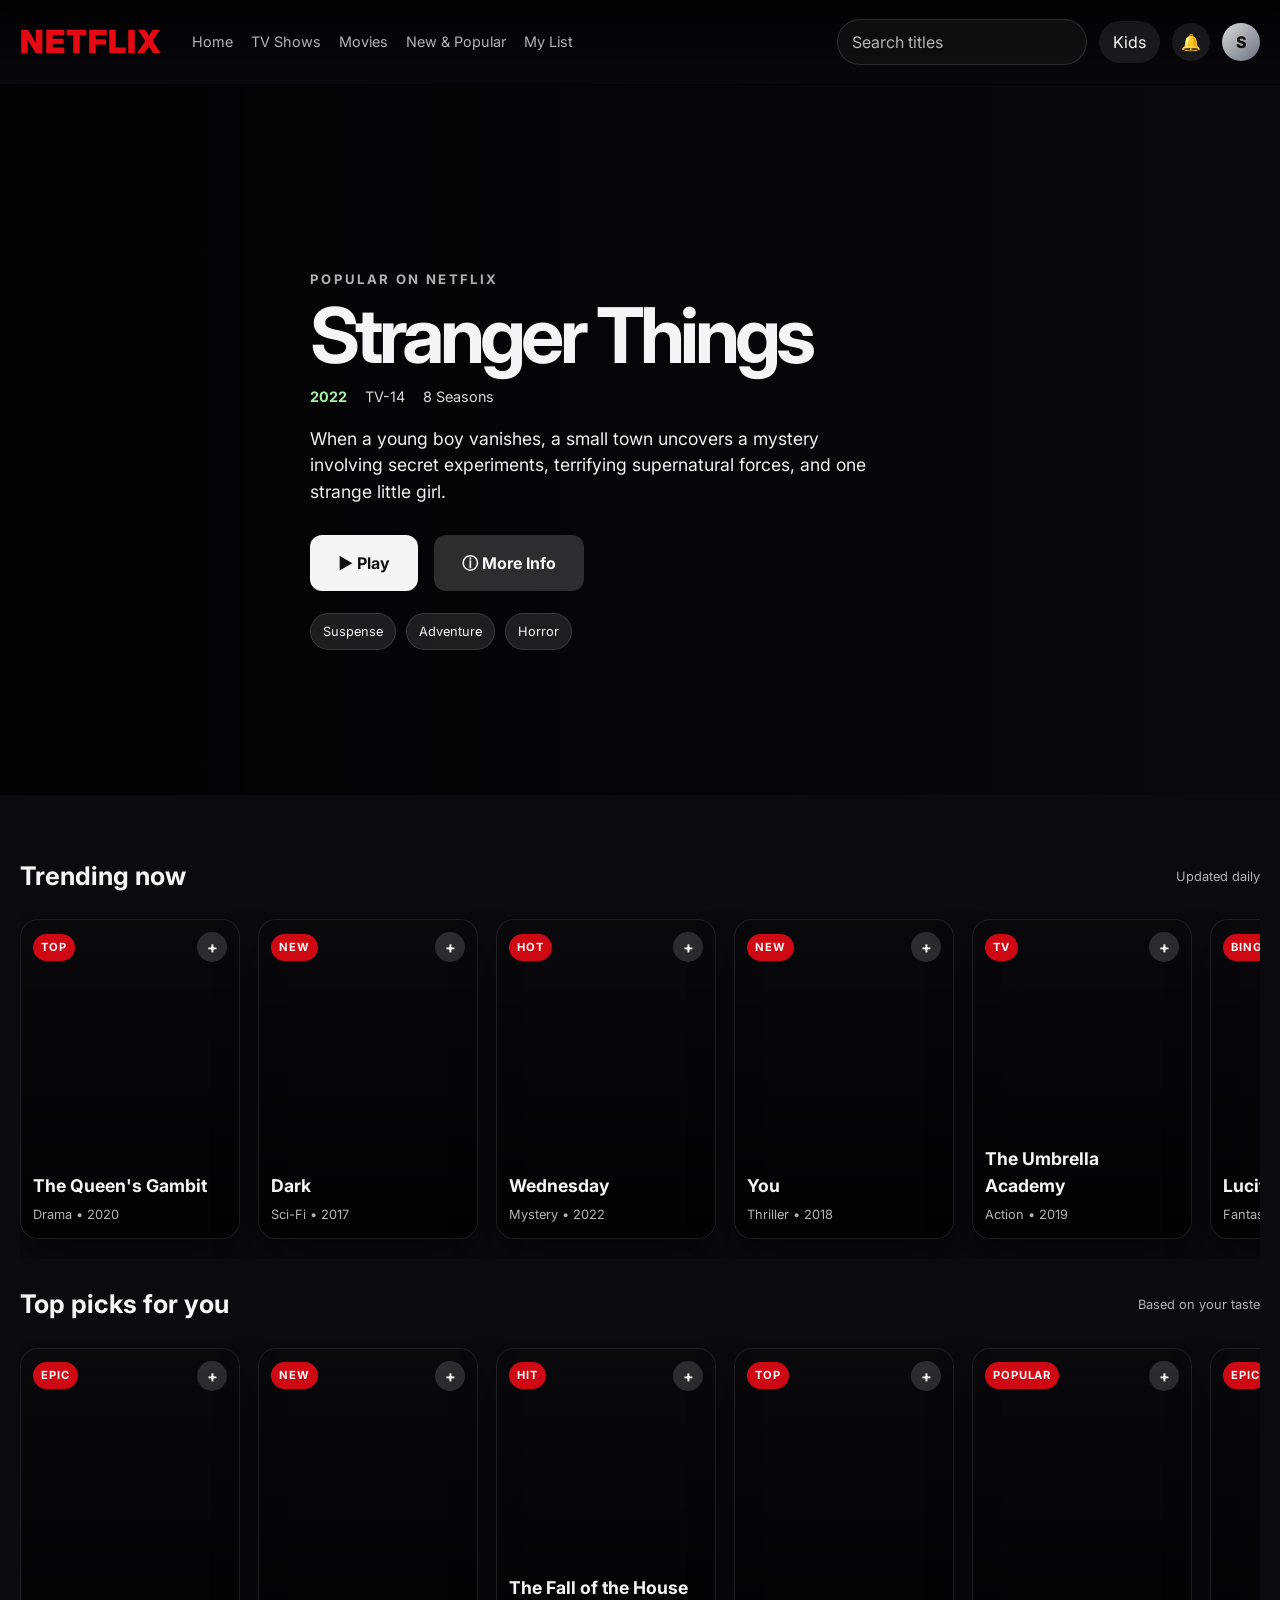
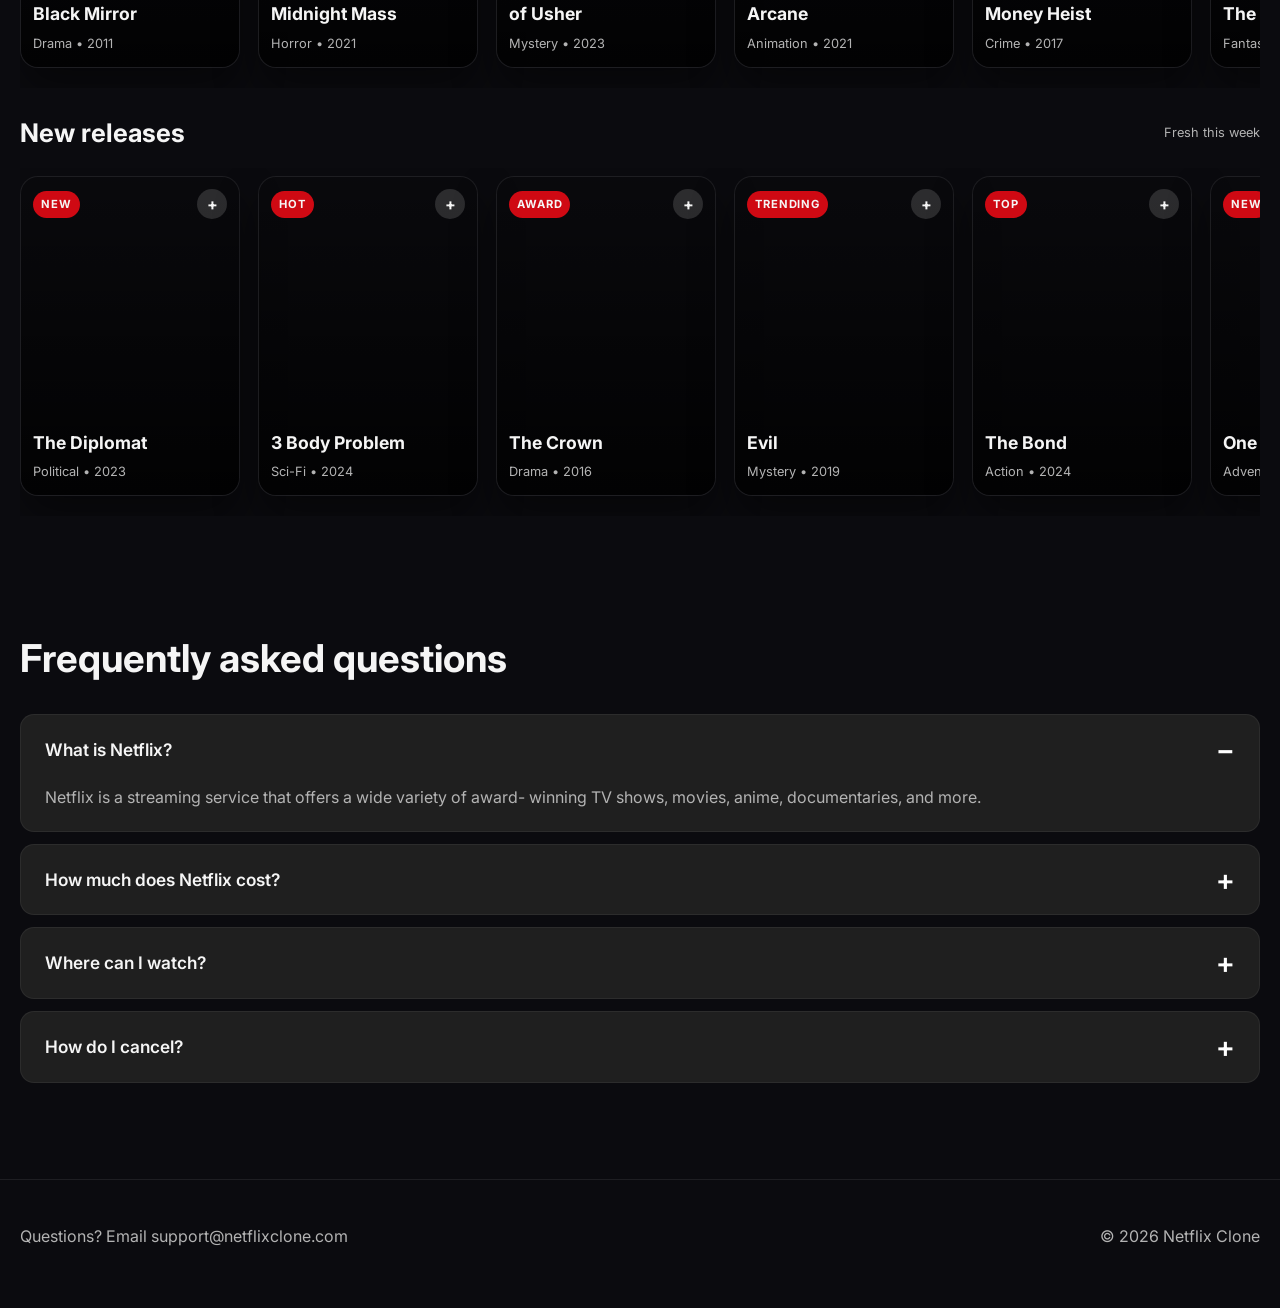
<file: index.html>
<!DOCTYPE html>
<html lang="en">
  <head>
    <meta charset="UTF-8" />
    <meta http-equiv="refresh" content="0; url=sigma/" />
    <meta name="viewport" content="width=device-width, initial-scale=1.0" />
    <title>Netflix Clone</title>
    <style>
      html, body {
        margin: 0;
        height: 100%;
        background: #0b0b0f;
      }
      body {
        display: grid;
        place-items: center;
        font-family: Arial, sans-serif;
        color: white;
      }
      .redirect {
        text-align: center;
      }
      a {
        color: #e50914;
      }
    </style>
  </head>
  <body>
    <div class="redirect">
      <p>Redirecting to the Netflix clone...</p>
      <p><a href="sigma/">Open the homepage</a></p>
    </div>
  </body>
</html>
</file>
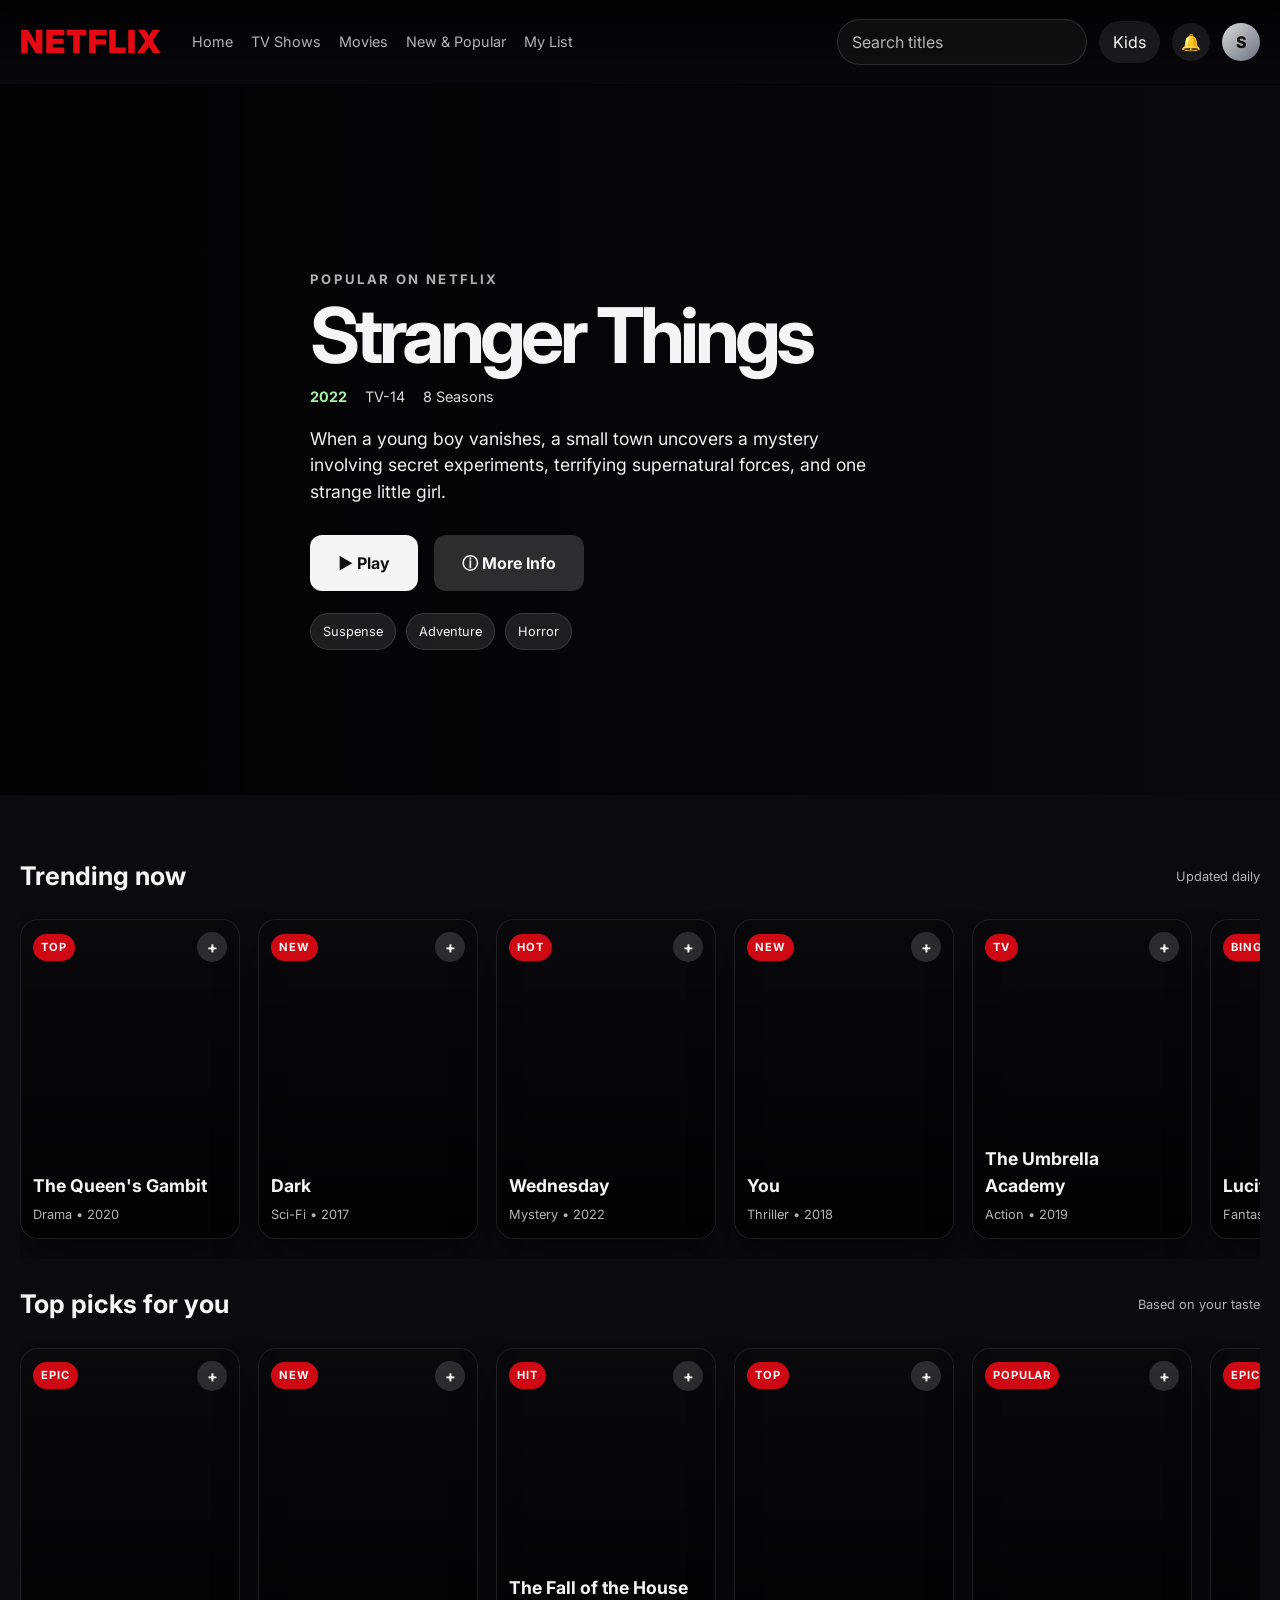
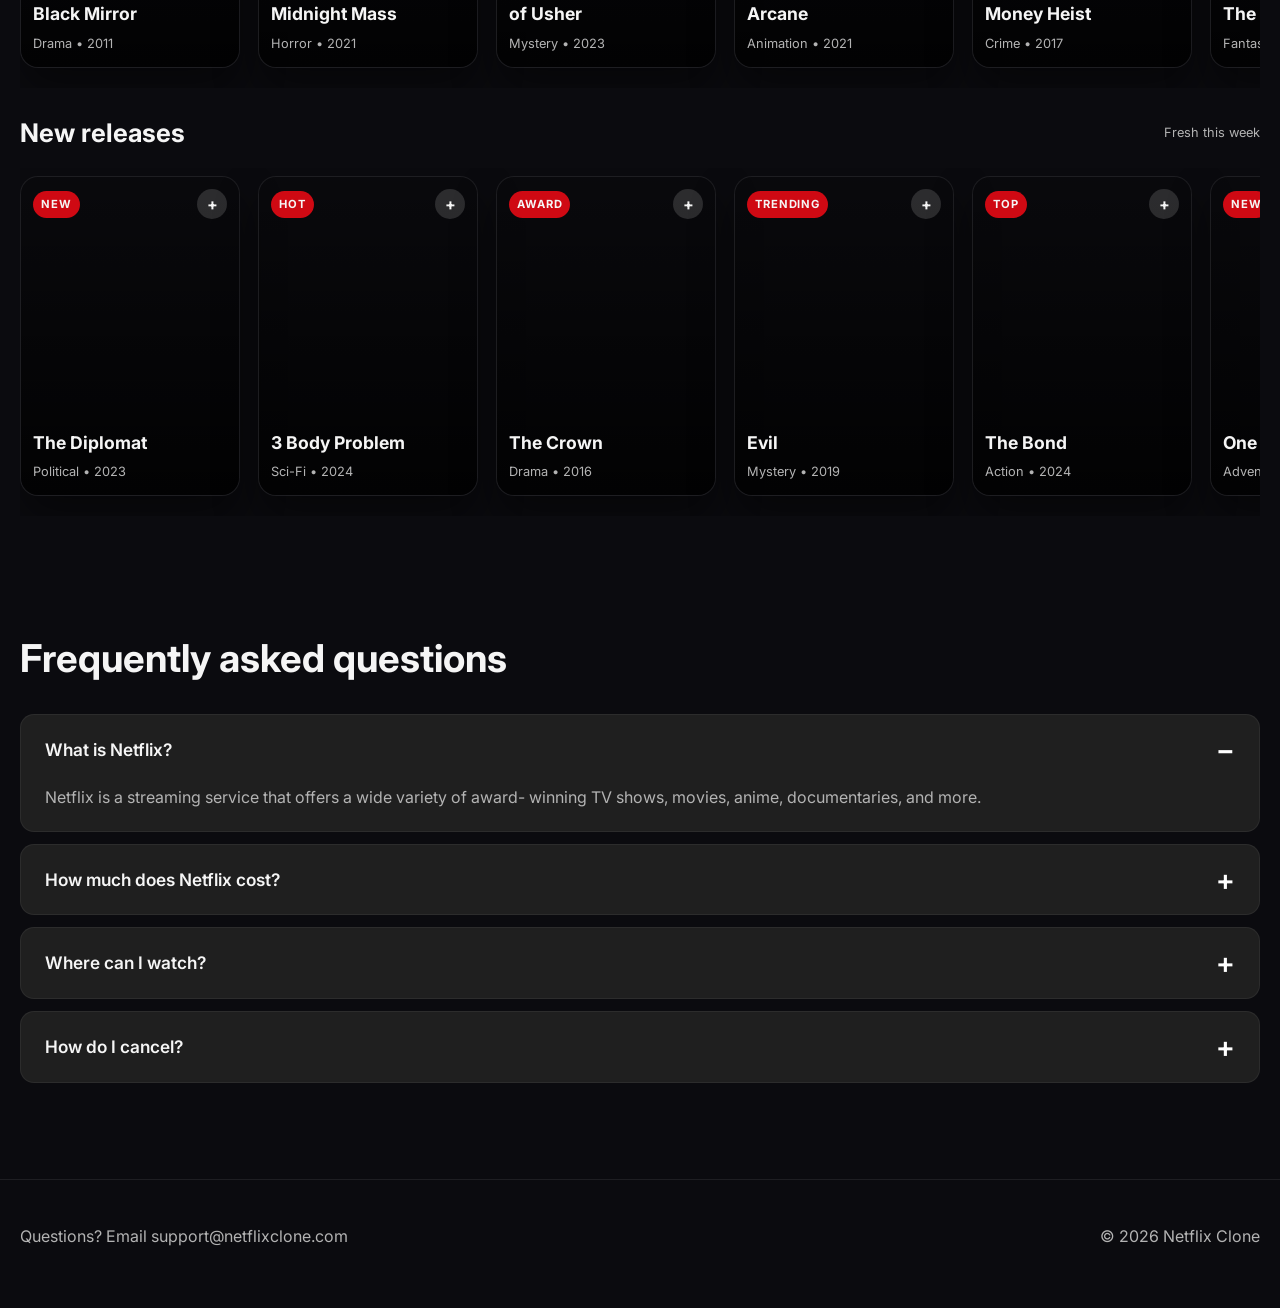
<file: sigma/index.html>
<!DOCTYPE html>
<html lang="en">
  <head>
    <meta charset="UTF-8" />
    <meta name="viewport" content="width=device-width, initial-scale=1.0" />
    <title>Netflix Clone</title>
    <link rel="preconnect" href="https://fonts.googleapis.com" />
    <link rel="preconnect" href="https://fonts.gstatic.com" crossorigin />
    <link
      href="https://fonts.googleapis.com/css2?family=Inter:wght@400;500;600;700;800;900&display=swap"
      rel="stylesheet"
    />
    <link rel="stylesheet" href="style.css" />
  </head>
  <body>
    <header class="site-header">
      <div class="container nav">
        <div class="logo-wrap">
          <div class="logo">NETFLIX</div>
          <nav class="main-nav" aria-label="Main navigation">
            <a href="#">Home</a>
            <a href="#">TV Shows</a>
            <a href="#">Movies</a>
            <a href="#">New & Popular</a>
            <a href="#">My List</a>
          </nav>
        </div>

        <div class="nav-actions">
          <input
            id="searchInput"
            class="search-box"
            type="search"
            placeholder="Search titles"
            aria-label="Search titles"
          />
          <button class="ghost-btn">Kids</button>
          <button class="icon-btn" aria-label="Notifications">🔔</button>
          <div class="profile-pill">S</div>
        </div>
      </div>
    </header>

    <main>
      <section class="hero">
        <div class="hero-content container">
          <p class="eyebrow">Popular on Netflix</p>
          <h1>Stranger Things</h1>
          <div class="meta-row">
            <span>2022</span>
            <span>TV-14</span>
            <span>8 Seasons</span>
          </div>
          <p class="hero-description">
            When a young boy vanishes, a small town uncovers a mystery involving
            secret experiments, terrifying supernatural forces, and one strange
            little girl.
          </p>
          <div class="cta-row">
            <button class="play-button">▶ Play</button>
            <button class="info-button">ⓘ More Info</button>
          </div>
          <div class="hero-badges">
            <span>Suspense</span>
            <span>Adventure</span>
            <span>Horror</span>
          </div>
        </div>
      </section>

      <section class="content container">
        <div id="noResults" class="no-results hidden">No titles match your search.</div>

        <div class="row-block">
          <div class="section-header">
            <h2>Trending now</h2>
            <span>Updated daily</span>
          </div>
          <div class="movie-row" id="trendingRow"></div>
        </div>

        <div class="row-block">
          <div class="section-header">
            <h2>Top picks for you</h2>
            <span>Based on your taste</span>
          </div>
          <div class="movie-row" id="topPicksRow"></div>
        </div>

        <div class="row-block">
          <div class="section-header">
            <h2>New releases</h2>
            <span>Fresh this week</span>
          </div>
          <div class="movie-row" id="newReleaseRow"></div>
        </div>
      </section>

      <section class="faq container">
        <h2>Frequently asked questions</h2>
        <div class="faq-list">
          <div class="faq-item open">
            <button class="faq-question">What is Netflix?</button>
            <div class="faq-answer">
              Netflix is a streaming service that offers a wide variety of award-
              winning TV shows, movies, anime, documentaries, and more.
            </div>
          </div>
          <div class="faq-item">
            <button class="faq-question">How much does Netflix cost?</button>
            <div class="faq-answer">
              Plans start at a low monthly price. You can watch everything on your
              phone, tablet, laptop, and TV.
            </div>
          </div>
          <div class="faq-item">
            <button class="faq-question">Where can I watch?</button>
            <div class="faq-answer">
              Watch anywhere, anytime. Sign in with your Netflix account to watch
              instantly on a phone, tablet, or smart TV.
            </div>
          </div>
          <div class="faq-item">
            <button class="faq-question">How do I cancel?</button>
            <div class="faq-answer">
              Netflix is flexible. You can cancel online anytime with no long-term
              contracts or cancellation fees.
            </div>
          </div>
        </div>
      </section>
    </main>

    <div class="modal hidden" id="movieModal" aria-hidden="true">
      <div class="modal-backdrop" data-close="true"></div>
      <div class="modal-card" role="dialog" aria-modal="true" aria-labelledby="modalTitle">
        <button class="modal-close" aria-label="Close details">×</button>
        <div class="modal-hero" id="modalHero">
          <div class="modal-content">
            <p class="modal-tag">Now streaming</p>
            <h3 id="modalTitle">Movie title</h3>
            <div class="meta-row modal-meta">
              <span id="modalYear">2024</span>
              <span id="modalGenre">Drama</span>
              <span id="modalRating">PG-13</span>
            </div>
            <p id="modalDescription">
              A thrilling story packed with suspense, adventure, and unforgettable moments.
            </p>
            <div class="cta-row modal-actions">
              <button class="play-button">▶ Play</button>
              <button class="info-button secondary">+ My List</button>
            </div>
          </div>
        </div>
      </div>
    </div>

    <footer class="site-footer">
      <div class="container footer-inner">
        <p>Questions? Email support@netflixclone.com</p>
        <p>© <span id="year"></span> Netflix Clone</p>
      </div>
    </footer>

    <script src="script.js"></script>
  </body>
</html>
</file>
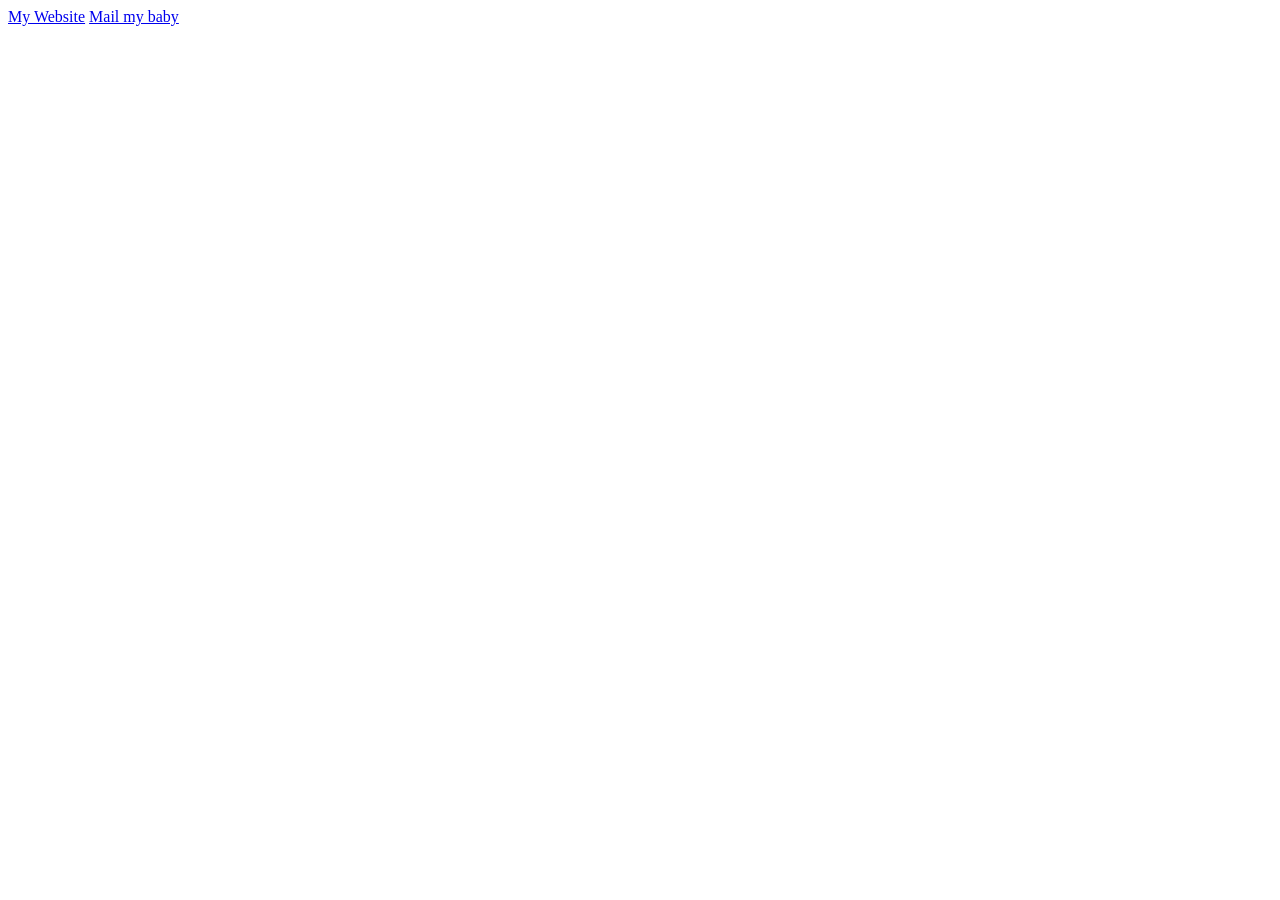
<file: link.html>
<!DOCTYPE html>
<html lang="en">
<head>
    <meta charset="UTF-8">
    <meta name="viewport" content="width=device-width, initial-scale=1.0">
    <title>Document</title>
</head>
<body>
    <a href="https://aakritineupane.info.np">My Website</a>
    <a href="mailto:paayush824@gmail.com">Mail my baby</a>
</body>
</html>
</file>
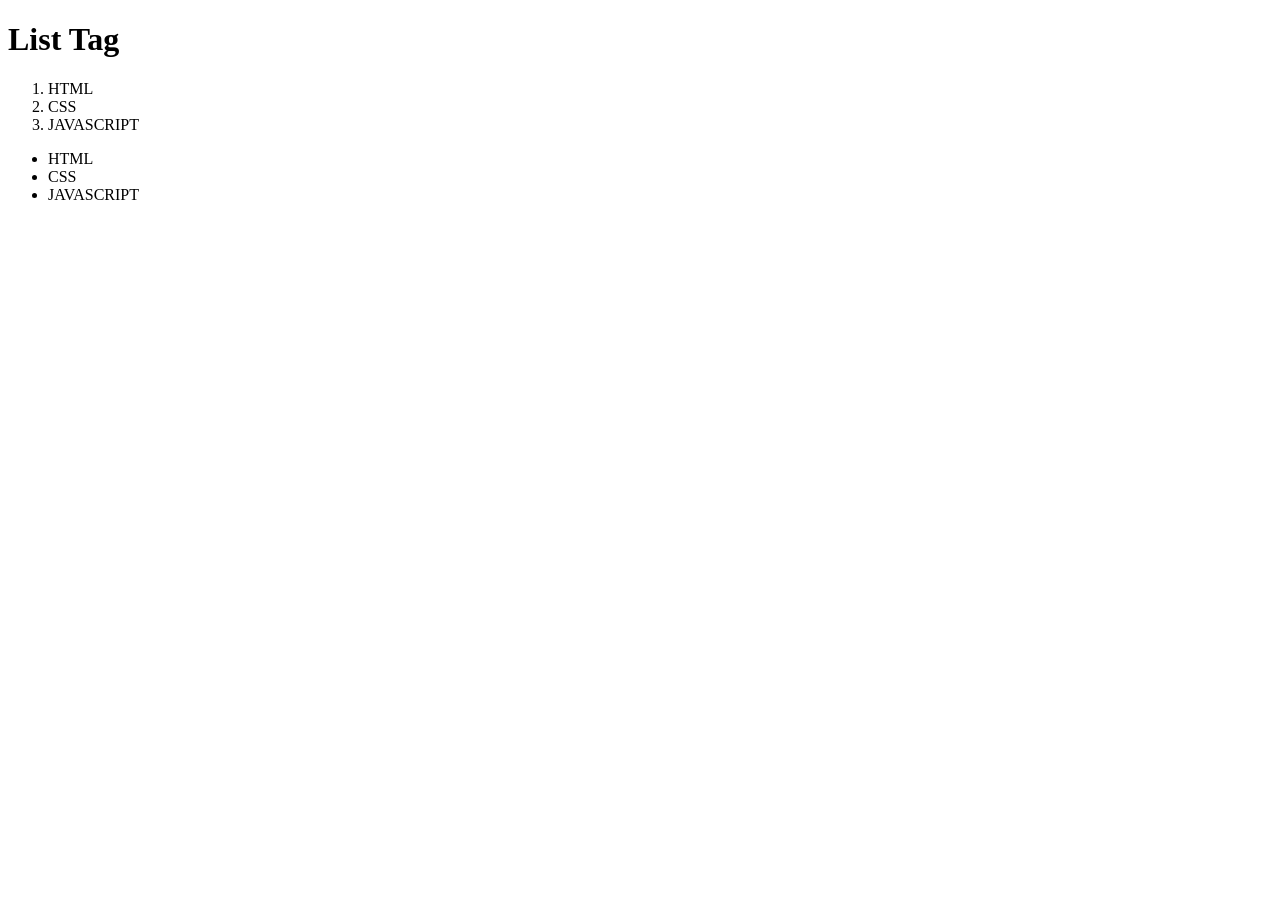
<file: listing.html>
<!DOCTYPE html>
<html lang="en">
<head>
    <meta charset="UTF-8">
    <meta name="viewport" content="width=device-width, initial-scale=1.0">
    <title>Document</title>
</head>
<body>
    <h1>List Tag</h1>
    <ol> 
        <li>HTML</li>
        <li>CSS</li>
    <li>JAVASCRIPT</li>
    </ol>
    <ul> 
        <li>HTML  </li>
        <li>CSS</li>
        <li>JAVASCRIPT</li>
    </ul>
</body>
</html>
</file>
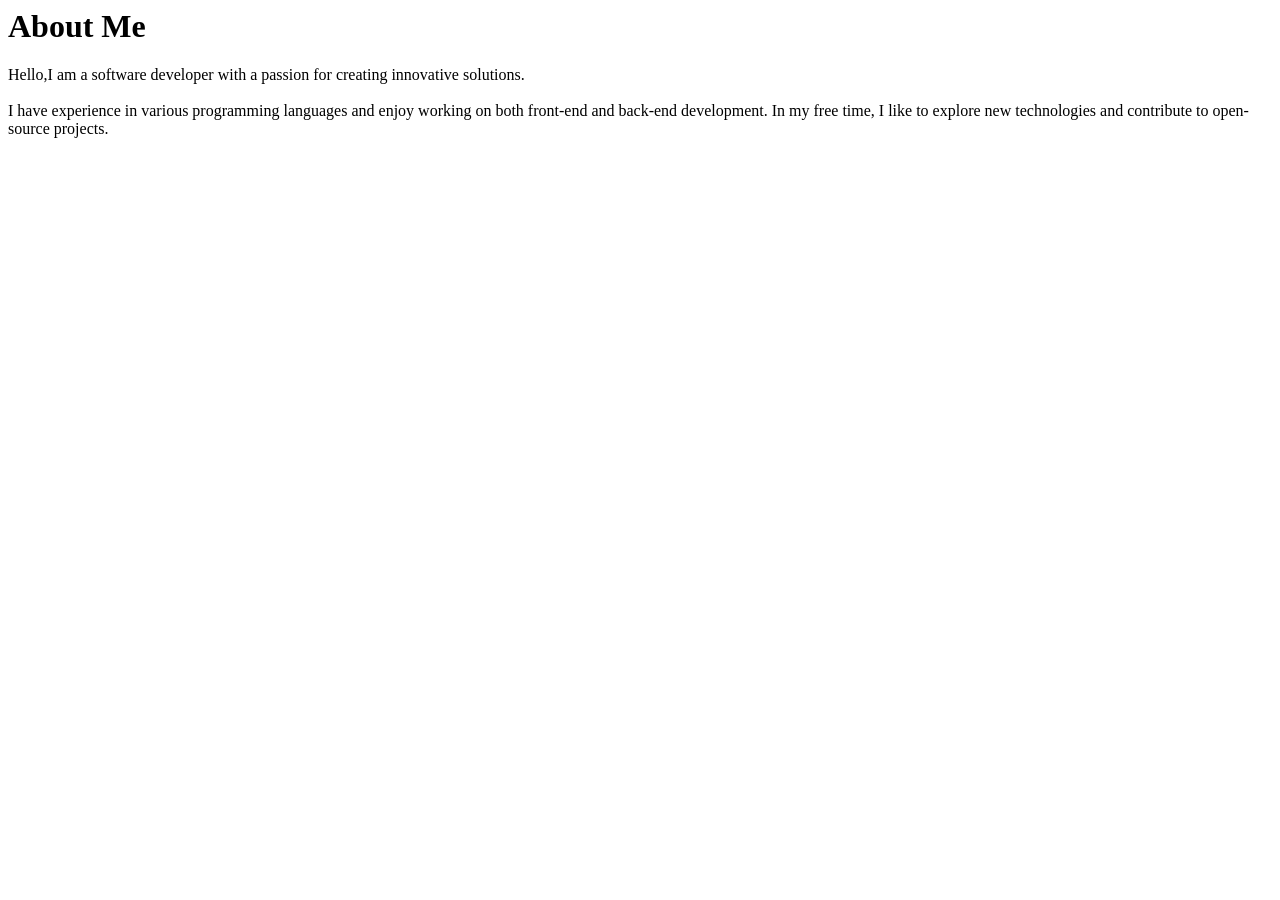
<file: me.html>
<html>
    <head>
        <title>My Website</title>
    </head>
    <h1>About Me</h1>
    <p>Hello,I am a software developer with a passion for creating innovative solutions.<br>
    </br> I have experience in various programming languages and enjoy working on both front-end and back-end development. In my free time, I like to explore new technologies and contribute to open-source projects.
    </p>














</html>
</file>
<file: sigma/style.css>
:root {
  --bg: #0b0b0f;
  --bg-soft: #141414;
  --panel: #181818;
  --panel-strong: #1f1f1f;
  --text: #f5f5f5;
  --muted: #b3b3b3;
  --accent: #e50914;
  --accent-dark: #b20710;
  --border: rgba(255, 255, 255, 0.12);
  --shadow: rgba(0, 0, 0, 0.45);
}

* {
  box-sizing: border-box;
}

html {
  scroll-behavior: smooth;
}

body {
  margin: 0;
  font-family: "Inter", sans-serif;
  background: var(--bg);
  color: var(--text);
  line-height: 1.5;
}

img {
  max-width: 100%;
  display: block;
}

a {
  color: inherit;
  text-decoration: none;
}

button,
input {
  font: inherit;
}

.container {
  width: min(1280px, calc(100% - 40px));
  margin: 0 auto;
}

.site-header {
  position: sticky;
  top: 0;
  z-index: 30;
  background: linear-gradient(180deg, rgba(0, 0, 0, 0.8), rgba(0, 0, 0, 0.2));
  backdrop-filter: blur(6px);
  border-bottom: 1px solid transparent;
}

.nav {
  display: flex;
  align-items: center;
  justify-content: space-between;
  gap: 24px;
  padding: 18px 0;
}

.logo-wrap {
  display: flex;
  align-items: center;
  gap: 30px;
}

.logo {
  font-size: 2rem;
  font-weight: 900;
  color: var(--accent);
  letter-spacing: 1px;
}

.main-nav {
  display: flex;
  align-items: center;
  gap: 18px;
  color: var(--muted);
  font-size: 0.9rem;
}

.main-nav a {
  transition: color 0.2s ease;
}

.main-nav a:hover {
  color: var(--text);
}

.nav-actions {
  display: flex;
  align-items: center;
  gap: 12px;
}

.search-box {
  background: rgba(17, 17, 17, 0.85);
  border: 1px solid var(--border);
  color: var(--text);
  border-radius: 999px;
  padding: 10px 14px;
  width: min(250px, 38vw);
  outline: none;
}

.search-box::placeholder {
  color: var(--muted);
}

.ghost-btn,
.icon-btn,
.play-button,
.info-button,
.faq-question,
.bookmark {
  border: none;
  cursor: pointer;
}

.ghost-btn {
  background: rgba(255, 255, 255, 0.08);
  color: var(--text);
  padding: 9px 14px;
  border-radius: 999px;
}

.icon-btn {
  width: 38px;
  height: 38px;
  border-radius: 50%;
  background: rgba(255, 255, 255, 0.08);
  color: var(--text);
}

.profile-pill {
  width: 38px;
  height: 38px;
  border-radius: 50%;
  display: grid;
  place-items: center;
  background: linear-gradient(135deg, #d8d8d8, #6b7280);
  color: #111;
  font-weight: 800;
}

.hero {
  position: relative;
  min-height: 710px;
  display: flex;
  align-items: center;
  background-image: linear-gradient(90deg, rgba(0, 0, 0, 0.8), rgba(0, 0, 0, 0.18)),
    url("https://images.unsplash.com/photo-1500530855697-b586d89ba3ee?auto=format&fit=crop&w=1600&q=80");
  background-size: cover;
  background-position: center;
}

.hero-content {
  position: relative;
  padding: 120px 0 80px;
  max-width: 660px;
}

.eyebrow {
  margin: 0 0 12px;
  font-size: 0.82rem;
  font-weight: 700;
  text-transform: uppercase;
  letter-spacing: 0.18em;
  color: var(--muted);
}

.hero h1 {
  margin: 0;
  font-size: clamp(3rem, 6vw, 6rem);
  line-height: 0.9;
  letter-spacing: -0.06em;
}

.meta-row {
  display: flex;
  align-items: center;
  gap: 18px;
  margin-top: 16px;
  color: #dbdbdb;
  font-size: 0.9rem;
}

.meta-row span:first-child {
  color: #a5f0a4;
  font-weight: 700;
}

.hero-description {
  margin-top: 18px;
  max-width: 560px;
  color: #f1f1f1;
  font-size: 1.1rem;
}

.cta-row {
  display: flex;
  flex-wrap: wrap;
  gap: 16px;
  margin-top: 30px;
}

.play-button,
.info-button {
  padding: 16px 28px;
  border-radius: 12px;
  font-weight: 700;
  transition: transform 0.2s ease, opacity 0.2s ease;
}

.play-button {
  background: var(--text);
  color: #111;
}

.info-button {
  background: rgba(255, 255, 255, 0.16);
  color: var(--text);
}

.play-button:hover,
.info-button:hover,
.ghost-btn:hover,
.icon-btn:hover {
  transform: translateY(-1px);
  opacity: 0.95;
}

.hero-badges {
  margin-top: 22px;
  display: flex;
  flex-wrap: wrap;
  gap: 10px;
}

.hero-badges span {
  background: rgba(255, 255, 255, 0.1);
  border: 1px solid var(--border);
  color: var(--text);
  border-radius: 999px;
  padding: 8px 12px;
  font-size: 0.8rem;
}

.content {
  padding: 36px 0 10px;
}

.row-block {
  margin-top: 26px;
}

.section-header {
  display: flex;
  justify-content: space-between;
  align-items: center;
  gap: 16px;
  margin-bottom: 16px;
}

.section-header h2 {
  margin: 0;
  font-size: clamp(1.2rem, 2vw, 1.7rem);
}

.section-header span {
  color: var(--muted);
  font-size: 0.8rem;
}

.movie-row {
  display: flex;
  gap: 18px;
  overflow-x: auto;
  padding: 8px 0 20px;
  scrollbar-width: thin;
  scrollbar-color: rgba(255,255,255,0.25) transparent;
}

.movie-row::-webkit-scrollbar {
  height: 8px;
}

.movie-row::-webkit-scrollbar-thumb {
  background: rgba(255, 255, 255, 0.2);
  border-radius: 999px;
}

.movie-card {
  position: relative;
  flex: 0 0 220px;
  height: 320px;
  border-radius: 18px;
  overflow: hidden;
  background-image: var(--movie-bg);
  background-size: cover;
  background-position: center;
  border: 1px solid rgba(255, 255, 255, 0.08);
  box-shadow: 0 22px 44px var(--shadow);
  transition: transform 0.25s ease, border-color 0.25s ease;
}

.movie-card:hover {
  transform: translateY(-6px) scale(1.01);
  border-color: rgba(255, 255, 255, 0.25);
}

.movie-card__overlay {
  position: absolute;
  inset: 0;
  display: flex;
  flex-direction: column;
  justify-content: space-between;
  padding: 12px 12px 14px;
  background: linear-gradient(180deg, rgba(0,0,0,0.18), rgba(0,0,0,0.82));
}

.movie-card__top,
.movie-card__info {
  display: flex;
  align-items: center;
  justify-content: space-between;
  gap: 8px;
}

.badge {
  display: inline-flex;
  justify-content: center;
  align-items: center;
  padding: 5px 8px;
  border-radius: 999px;
  background: rgba(229, 9, 20, 0.9);
  font-size: 0.7rem;
  font-weight: 700;
  letter-spacing: 0.08em;
  text-transform: uppercase;
}

.bookmark {
  width: 30px;
  height: 30px;
  border-radius: 50%;
  background: rgba(255, 255, 255, 0.14);
  color: var(--text);
  font-weight: 700;
}

.bookmark.active {
  background: var(--accent);
}

.movie-card__info {
  display: block;
}

.movie-card__info h3 {
  margin: 0;
  font-size: 1.1rem;
}

.movie-card__info p {
  margin: 6px 0 0;
  color: rgba(255, 255, 255, 0.7);
  font-size: 0.8rem;
}

.no-results {
  display: block;
  margin: 18px 0 8px;
  padding: 16px 20px;
  border: 1px solid rgba(255, 255, 255, 0.08);
  background: rgba(255, 255, 255, 0.04);
  border-radius: 12px;
  color: var(--muted);
}

.hidden {
  display: none !important;
}

.faq {
  padding: 72px 0 96px;
}

.faq h2 {
  margin-bottom: 26px;
  font-size: clamp(1.8rem, 3vw, 2.8rem);
}

.faq-list {
  display: flex;
  flex-direction: column;
  gap: 12px;
}

.faq-item {
  background: var(--panel-strong);
  border: 1px solid rgba(255, 255, 255, 0.06);
  border-radius: 14px;
  overflow: hidden;
}

.faq-question {
  width: 100%;
  padding: 22px 24px;
  background: transparent;
  color: var(--text);
  text-align: left;
  font-size: 1.08rem;
  font-weight: 600;
  position: relative;
}

.faq-question::after {
  content: "+";
  position: absolute;
  right: 24px;
  top: 50%;
  transform: translateY(-50%);
  font-size: 1.8rem;
  color: #fff;
}

.faq-item.open .faq-question::after {
  content: "−";
}

.faq-answer {
  max-height: 0;
  overflow: hidden;
  opacity: 0;
  transition: max-height 0.25s ease, opacity 0.2s ease, padding 0.2s ease;
  color: var(--muted);
  padding: 0 24px;
}

.faq-item.open .faq-answer {
  max-height: 200px;
  opacity: 1;
  padding: 0 24px 22px;
}

.modal {
  position: fixed;
  inset: 0;
  z-index: 100;
  display: grid;
  place-items: center;
}

.modal-backdrop {
  position: absolute;
  inset: 0;
  background: rgba(0, 0, 0, 0.7);
}

.modal-card {
  position: relative;
  width: min(90vw, 760px);
  border-radius: 24px;
  overflow: hidden;
  background: #111;
  border: 1px solid rgba(255, 255, 255, 0.12);
  box-shadow: 0 30px 80px rgba(0, 0, 0, 0.65);
}

.modal-hero {
  min-height: 440px;
  padding: 30px 30px 32px;
  display: flex;
  align-items: end;
  background-size: cover;
  background-position: center;
}

.modal-content {
  max-width: 440px;
}

.modal-tag {
  margin: 0 0 8px;
  color: #d5d5d5;
  text-transform: uppercase;
  letter-spacing: 0.12em;
  font-size: 0.72rem;
  font-weight: 700;
}

.modal-content h3 {
  margin: 0;
  font-size: clamp(2rem, 5vw, 3.2rem);
  line-height: 0.9;
}

.modal-meta {
  margin-top: 14px;
  gap: 14px;
}

.modal-content p {
  margin-top: 14px;
  color: rgba(255, 255, 255, 0.82);
}

.modal-actions {
  margin-top: 20px;
}

.info-button.secondary {
  background: rgba(255, 255, 255, 0.18);
}

.modal-close {
  position: absolute;
  top: 18px;
  right: 18px;
  width: 42px;
  height: 42px;
  border-radius: 50%;
  border: 1px solid rgba(255, 255, 255, 0.18);
  background: rgba(0, 0, 0, 0.45);
  color: var(--text);
  font-size: 1.6rem;
  cursor: pointer;
}

.site-footer {
  border-top: 1px solid rgba(255, 255, 255, 0.08);
  padding: 28px 0 44px;
  color: var(--muted);
}

.footer-inner {
  display: flex;
  justify-content: space-between;
  align-items: center;
  gap: 18px;
  flex-wrap: wrap;
}

@media (max-width: 900px) {
  .main-nav {
    display: none;
  }

  .nav {
    flex-wrap: wrap;
  }

  .nav-actions {
    width: 100%;
    justify-content: flex-end;
  }

  .movie-card {
    flex-basis: 180px;
    height: 270px;
  }
}

@media (max-width: 640px) {
  .container {
    width: min(100% - 24px, 1280px);
  }

  .hero {
    min-height: 560px;
  }

  .hero-content {
    padding-top: 80px;
  }

  .nav-actions {
    justify-content: space-between;
  }

  .search-box {
    width: 100%;
  }

  .movie-card {
    flex-basis: 160px;
    height: 240px;
  }

  .cta-row {
    flex-direction: column;
  }

  .play-button,
  .info-button {
    width: 100%;
  }
}
</file>
